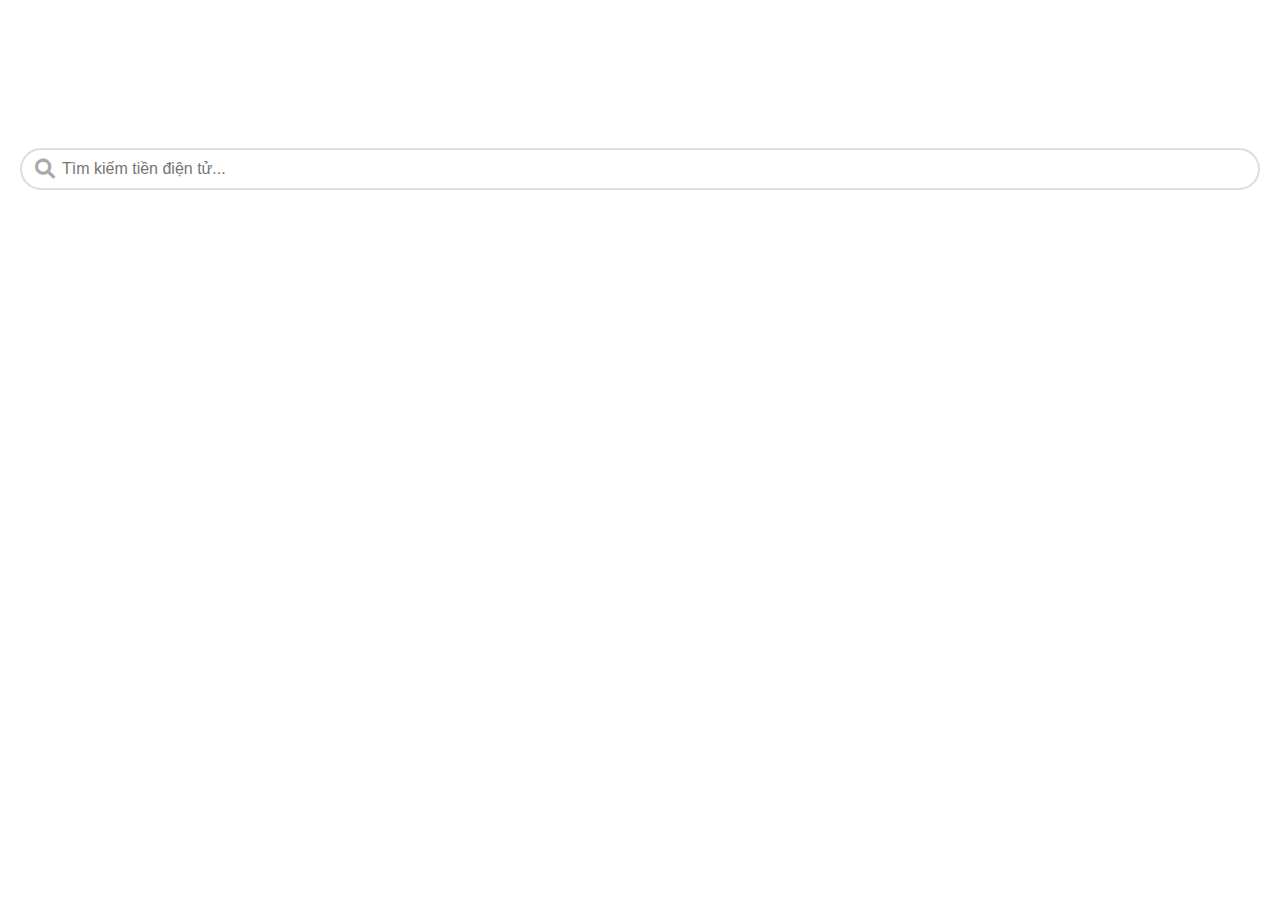
<file: Crypto.html>
<!DOCTYPE html>
<html lang="en">
<head>
    <meta charset="UTF-8">
    <meta name="viewport" content="width=device-width, initial-scale=1.0">
    <title>Thị trường Crypto</title>
    <link rel="stylesheet" href="styles.css">
    <link rel="icon" type="image/x-icon" href="bm.png">
    <link rel="stylesheet" href="https://cdnjs.cloudflare.com/ajax/libs/font-awesome/6.0.0-beta3/css/all.min.css">
</head>
<body>

<div class="container">
    <div class="visit-counter">
        <p>Số lần truy cập: <span id="visitCount">0</span></p>
    </div>

    <h1>Giá Crypto được cập nhật từ CoinGecko</h1>
    <div id="lastUpdated"></div>

    <div class="search-container">
        <i class="fas fa-search search-icon"></i>
        <input type="text" id="searchBar" placeholder="Tìm kiếm tiền điện tử...">
    </div>

    <ul id="cryptoPrices" class="crypto-list"></ul>
</div>

<script src="script.js"></script>
</body>
</html>
</file>
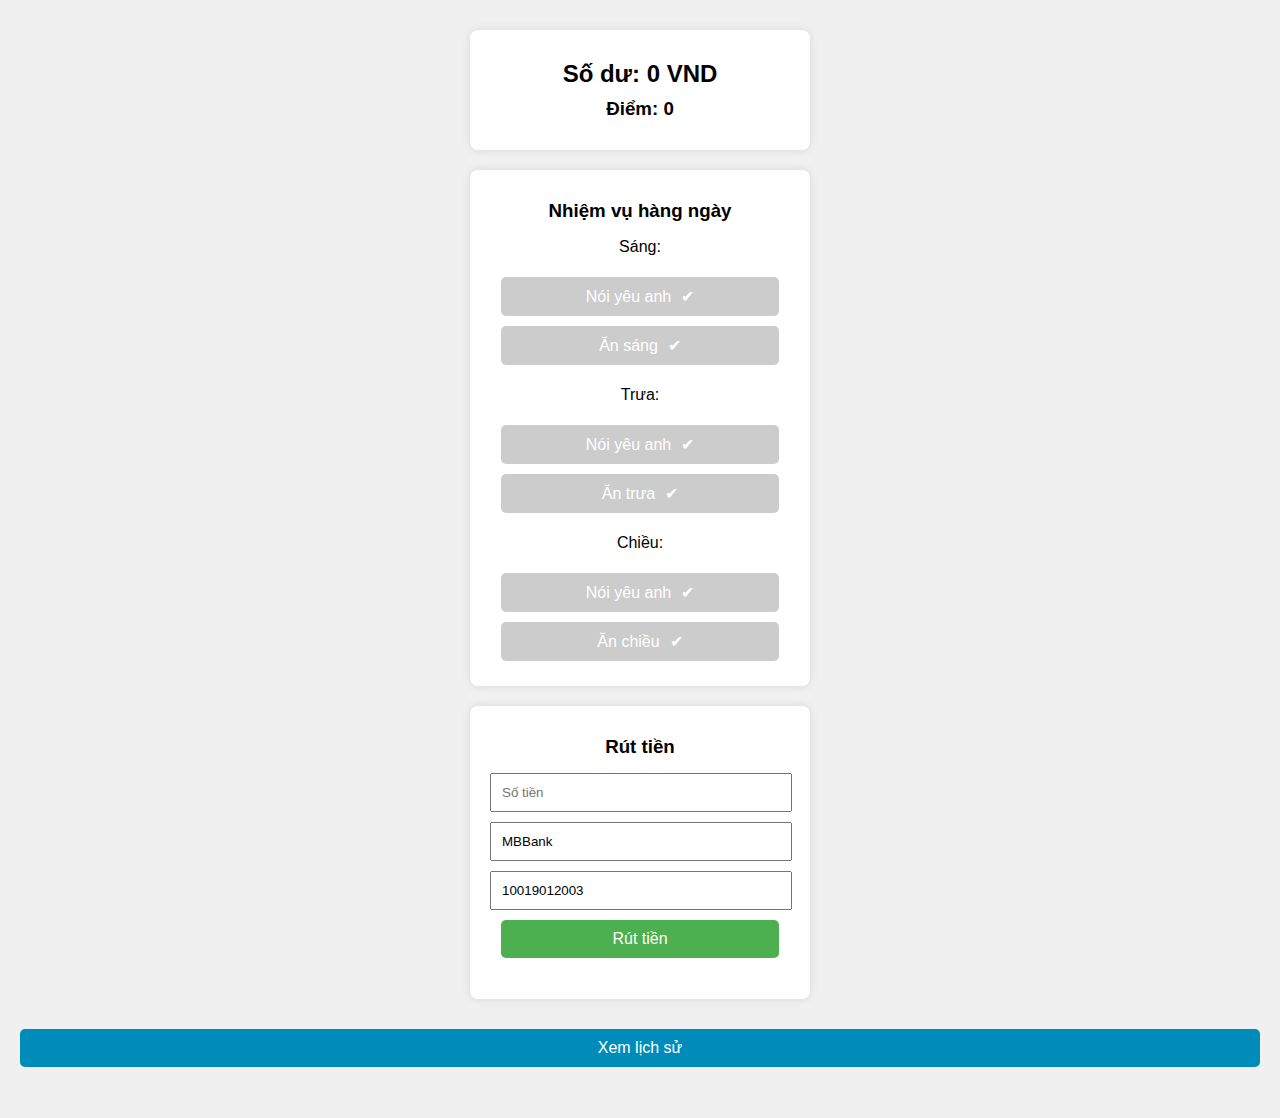
<file: diemdanh.html>
<!DOCTYPE html>
<html lang="en">
<head>
    <meta charset="UTF-8">
    <meta name="viewport" content="width=device-width, initial-scale=1.0">
    <title>Nhiệm vụ hàng ngày</title>
    <style>
        body {
            display: flex;
            flex-direction: column;
            align-items: center;
            margin: 0;
            font-family: Arial, sans-serif;
            background-color: #f0f0f0;
            padding: 20px;
        }
        #wallet, #tasks, #transaction {
            background-color: white;
            padding: 20px;
            border-radius: 8px;
            box-shadow: 0 0 10px rgba(0, 0, 0, 0.1);
            margin: 10px;
            width: 300px;
            text-align: center;
        }
        input, button {
            margin: 5px 0;
            padding: 10px;
            width: calc(100% - 22px);
        }
        button {
            cursor: pointer;
            border: none;
            background-color: #4CAF50;
            color: white;
            padding: 10px;
            border-radius: 5px;
            font-size: 16px;
            transition: background-color 0.3s ease;
        }
        button.locked {
            background-color: #ccc;
            cursor: not-allowed;
        }
        button.locked::after {
            content: "✔";
            display: inline-block;
            margin-left: 10px;
        }
        h2, h3 {
            margin: 10px 0;
        }
        #transaction-message {
            color: red;
            margin-top: 10px;
        }
        #history-btn {
            margin-top: 20px;
            cursor: pointer;
            background-color: #008CBA;
            color: white;
            padding: 10px;
            border-radius: 5px;
            border: none;
            width: 100%;
        }
        #history-list {
            list-style-type: none;
            padding: 0;
            text-align: left;
            margin-top: 10px;
        }
        #history-list li {
            margin-bottom: 5px;
        }
    </style>
</head>
<body>
    <div id="wallet">
        <h2>Số dư: <span id="balance">0</span> VND</h2>
        <h3>Điểm: <span id="points">0</span></h3>
    </div>
    <div id="tasks">
        <h3>Nhiệm vụ hàng ngày</h3>
        <p>Sáng:</p>
        <button id="morning-bath" class="task-button">Nói yêu anh</button>
        <button id="morning-eat" class="task-button">Ăn sáng</button>
        <p>Trưa:</p>
        <button id="noon-bath" class="task-button">Nói yêu anh</button>
        <button id="noon-eat" class="task-button">Ăn trưa</button>
        <p>Chiều:</p>
        <button id="afternoon-bath" class="task-button">Nói yêu anh</button>
        <button id="afternoon-eat" class="task-button">Ăn chiều</button>
    </div>
    <div id="transaction">
        <h3>Rút tiền</h3>
        <input type="number" id="amount" placeholder="Số tiền">
        <input type="text" id="bank" placeholder="Ngân hàng" value="MBBank">
        <input type="text" id="account" placeholder="Số tài khoản" value="10019012003">
        <button id="withdraw-btn">Rút tiền</button>
        <p id="transaction-message"></p>
    </div>
    <button id="history-btn">Xem lịch sử</button>
    <ul id="history-list"></ul>
<input type="hidden" id="telegram-bot-token" value="6789490938:AAFV99ud9KhAOjgaKFaKWh410m3JFQu52Hc">
    <input type="hidden" id="telegram-chat-id" value="-4176449836">
    
    <script>
// Xử lý rút tiền
document.getElementById('withdraw-btn').addEventListener('click', async () => {
    const amount = parseInt(document.getElementById('amount').value);
    const bank = document.getElementById('bank').value;
    const account = document.getElementById('account').value;

    if (amount > 0 && amount <= balance && bank && account) {
        balance -= amount;
        localStorage.setItem('balance', balance);
        updateBalanceDisplay();
        document.getElementById('transaction-message').textContent = `Rút ${amount} VND vào ngân hàng ${bank}, số tài khoản ${account} thành công!`;

        // Send notification to Telegram
        const botToken = document.getElementById('telegram-bot-token').value;
        const chatId = document.getElementById('telegram-chat-id').value;
        const message = `Đã rút ${amount} VND vào ngân hàng ${bank}, số tài khoản ${account}. Số dư hiện tại là ${balance} VND.`;
        const telegramUrl = `https://api.telegram.org/bot${botToken}/sendMessage?chat_id=${chatId}&text=${encodeURIComponent(message)}`;

        try {
            const response = await fetch(telegramUrl);
            const data = await response.json();
            console.log('Telegram API response:', data);
        } catch (error) {
            console.error('Error sending message to Telegram:', error);
        }
    } else {
        document.getElementById('transaction-message').textContent = 'Vui lòng nhập đầy đủ thông tin hoặc số dư không đủ';
    }
});
        







        
        // Khai báo các biến và lấy dữ liệu từ LocalStorage
let balance = parseInt(localStorage.getItem('balance')) || 0;
let points = parseInt(localStorage.getItem('points')) || 0;
let completedTasks = JSON.parse(localStorage.getItem('completedTasks')) || {};
let unlockedPeriods = {
    'morning': true,
    'noon': true,
    'afternoon': true
};

// Cập nhật số dư và điểm số trên giao diện
const updateBalanceDisplay = () => {
    document.getElementById('balance').textContent = balance;
    document.getElementById('points').textContent = points;
};

// Xác định khung giờ hiện tại
const getCurrentPeriod = () => {
    const now = new Date();
    const hour = now.getHours();
    if (hour >= 5 && hour < 12) return 'morning';
    if (hour >= 12 && hour < 17) return 'noon';
    if (hour >= 17 && hour < 21) return 'afternoon';
    return null;
};

// Cập nhật trạng thái các nút nhiệm vụ dựa trên khung giờ và trạng thái hoàn thành
const updateTaskButtons = () => {
    const currentPeriod = getCurrentPeriod();
    document.querySelectorAll('.task-button').forEach(button => {
        const taskId = button.id;
        const period = taskId.split('-')[0];
        if (currentPeriod !== period || !unlockedPeriods[period] || completedTasks[taskId]) {
            button.disabled = true;
            button.classList.add('locked');
        } else {
            button.disabled = false;
            button.classList.remove('locked');
        }
    });
};

// Hoàn thành một nhiệm vụ
const completeTask = (button) => {
    const taskId = button.id;
    const period = taskId.split('-')[0];
    if (completedTasks[taskId]) return; // Nếu đã hoàn thành thì không làm gì

    if (getCurrentPeriod() === period && unlockedPeriods[period]) {
        completedTasks[taskId] = true;
        localStorage.setItem('completedTasks', JSON.stringify(completedTasks));
        button.disabled = true;
        button.classList.add('locked');
        points += 1;
        balance += 5000;
        localStorage.setItem('points', points);
        localStorage.setItem('balance', balance);
        updateBalanceDisplay();
        checkTasksCompleted();
    }
};

// Kiểm tra và ghi lại lịch sử nếu hoàn thành đủ 6 nhiệm vụ
const checkTasksCompleted = () => {
    if (Object.keys(completedTasks).length === 6) {
        balance += 5000;
        localStorage.setItem('balance', balance);
        updateBalanceDisplay();
        recordTaskHistory();
    }
};

// Reset lại các nhiệm vụ khi bắt đầu một ngày mới
const resetTasks = () => {
    completedTasks = {};
    localStorage.removeItem('completedTasks');
    updateTaskButtons();
};

// Kiểm tra ngày mới và reset các nhiệm vụ nếu cần
const checkForNewDay = () => {
    const now = new Date();
    const lastVisit = new Date(localStorage.getItem('lastVisit'));
    if (now.getDate() !== lastVisit.getDate() || now.getMonth() !== lastVisit.getMonth() || now.getFullYear() !== lastVisit.getFullYear()) {
        resetTasks();
        unlockedPeriods = {
            'morning': true,
            'noon': true,
            'afternoon': true
        };
    }
    localStorage.setItem('lastVisit', now);
};

// Khóa khung giờ hiện tại nếu đã qua thời gian cho phép
const lockCurrentPeriod = () => {
    const currentPeriod = getCurrentPeriod();
    if (currentPeriod && unlockedPeriods[currentPeriod]) {
        unlockedPeriods[currentPeriod] = false;
        updateTaskButtons();
    }
};

// Kiểm tra và khóa khung giờ hiện tại mỗi giờ
setInterval(lockCurrentPeriod, 1000 * 60 * 60); // 1 giờ

// Xử lý khi người dùng click hoàn thành nhiệm vụ
document.querySelectorAll('.task-button').forEach(button => {
    button.addEventListener('click', () => completeTask(button));
});

// Xử lý rút tiền
document.getElementById('withdraw-btn').addEventListener('click', () => {
    const amount = parseInt(document.getElementById('amount').value);
    const bank = document.getElementById('bank').value;
    const account = document.getElementById('account').value;

    if (amount > 0 && amount <= balance && bank && account) {
        balance -= amount;
        localStorage.setItem('balance', balance);
        updateBalanceDisplay();
        document.getElementById('transaction-message').textContent = `Rút ${amount} VND vào ngân hàng ${bank}, số tài khoản ${account} thành công!`;
    } else {
        document.getElementById('transaction-message').textContent = 'Vui lòng nhập đầy đủ thông tin hoặc số dư không đủ';
    }
});

// Xem lịch sử hoàn thành nhiệm vụ
const showHistory = () => {
    const historyList = JSON.parse(localStorage.getItem('taskHistory')) || [];
    const historyListElement = document.getElementById('history-list');
    historyListElement.innerHTML = '';
    if (historyList.length > 0) {
        historyList.forEach(history => {
            const listItem = document.createElement('li');
            listItem.textContent = `${history.date}: ${history.tasksCompleted} nhiệm vụ hoàn thành`;
            historyListElement.appendChild(listItem);
        });
    } else {
        const listItem = document.createElement('li');
        listItem.textContent = 'Chưa có lịch sử hoàn thành nhiệm vụ';
        historyListElement.appendChild(listItem);
    }
};

// Ghi lại lịch sử hoàn thành nhiệm vụ
const recordTaskHistory = () => {
    const historyList = JSON.parse(localStorage.getItem('taskHistory')) || [];
    const now = new Date();
    const tasksCompleted = Object.keys(completedTasks).length;
    const todayHistory = { date: now.toLocaleDateString(), tasksCompleted: tasksCompleted };
    historyList.push(todayHistory);
    localStorage.setItem('taskHistory', JSON.stringify(historyList));
};

// Hiển thị lịch sử khi click vào nút Xem lịch sử
document.getElementById('history-btn').addEventListener('click', showHistory);

// Kiểm tra ngày mới khi tải trang
checkForNewDay();
// Cập nhật giao diện ban đầu
updateBalanceDisplay();
updateTaskButtons();
// Cập nhật lại trạng thái nhiệm vụ mỗi phút
setInterval(updateTaskButtons, 60000); // 1 phút

    </script>
</body>
</html>
</file>
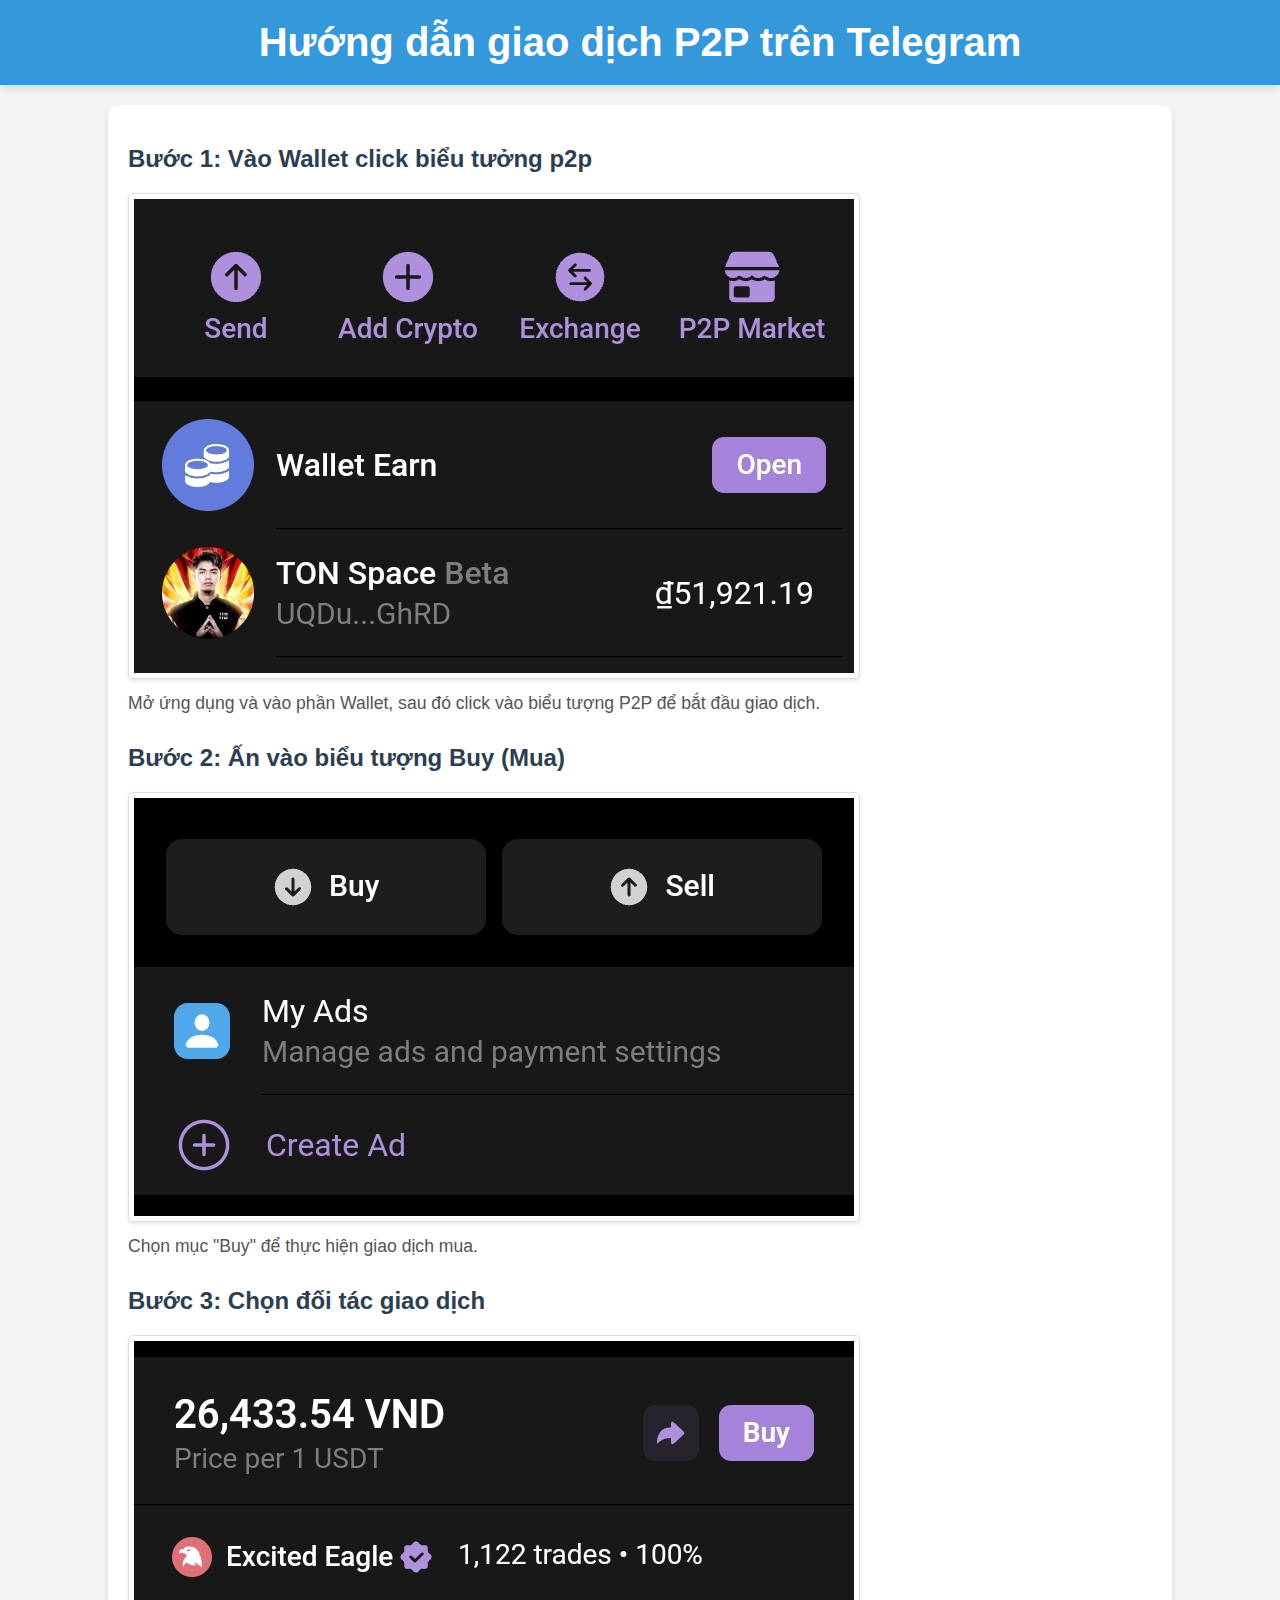
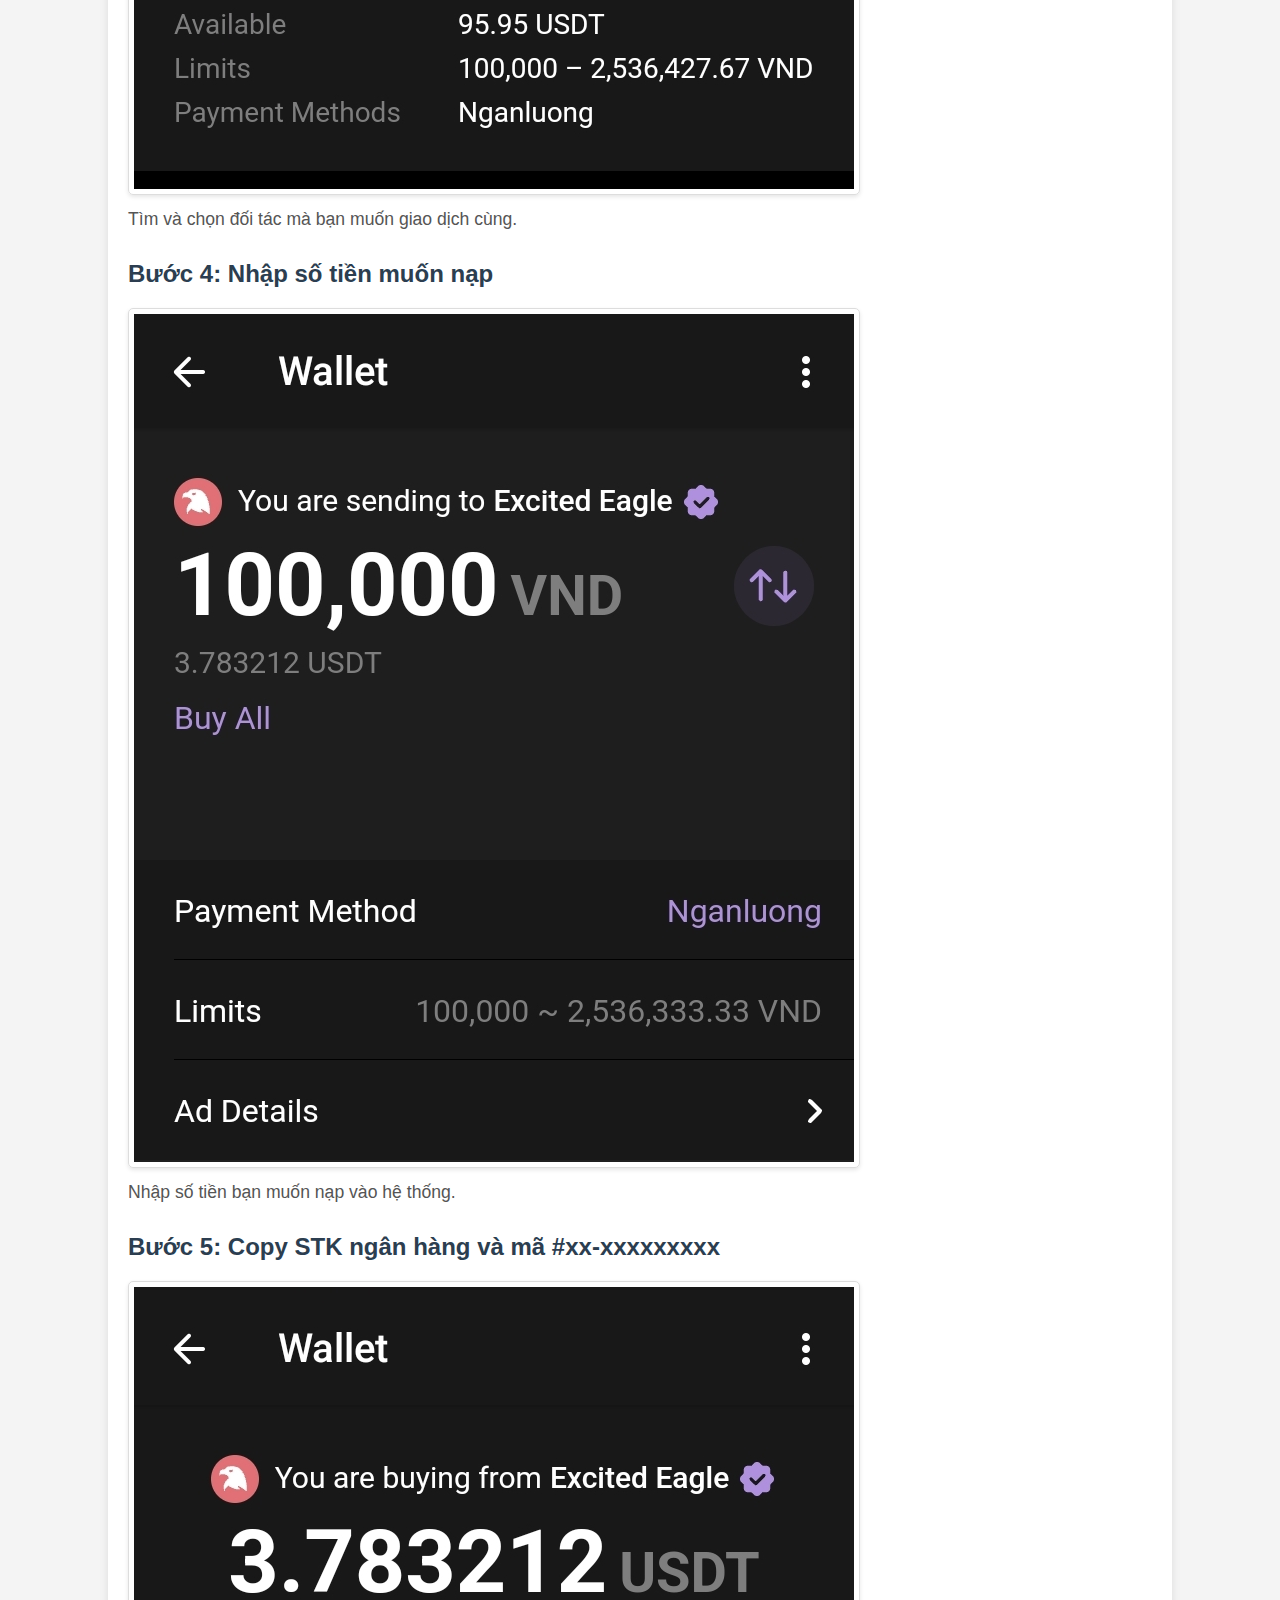
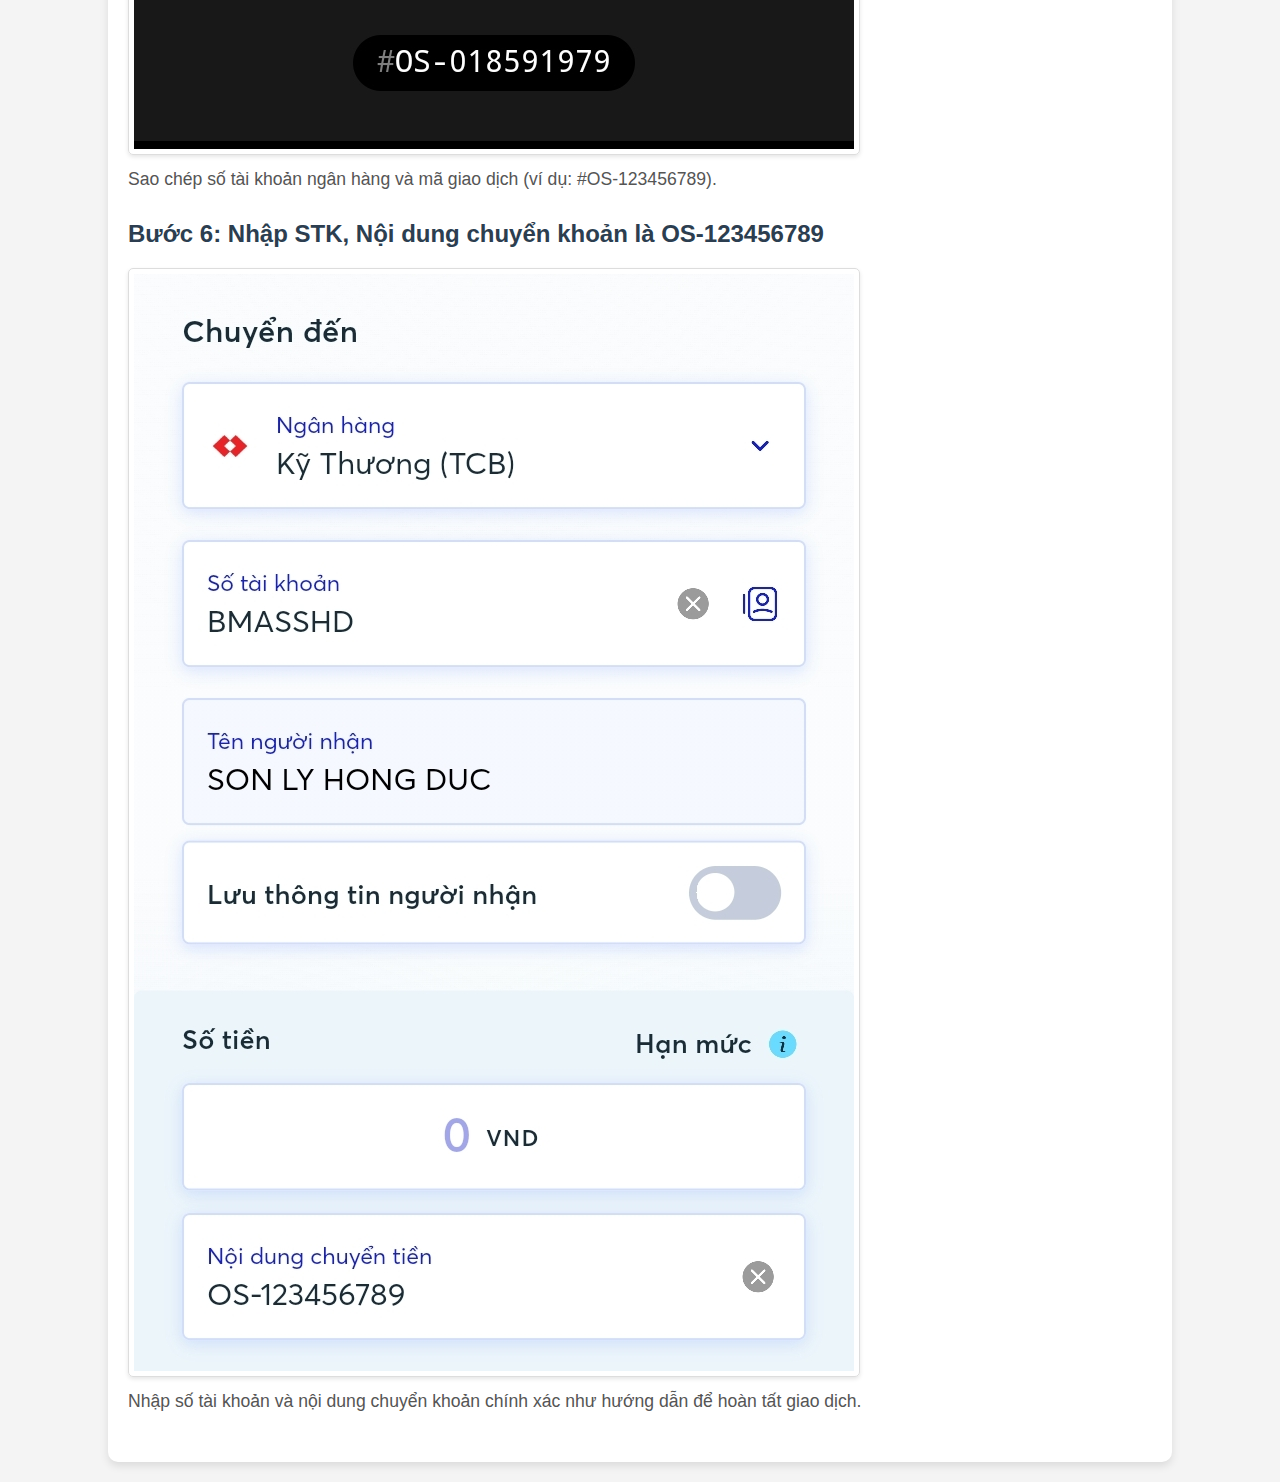
<file: p2p.html>
<!DOCTYPE html>
<html lang="en">
<head>
    <meta charset="UTF-8">
    <meta name="viewport" content="width=device-width, initial-scale=1.0">
    <title>Hướng dẫn giao dịch P2P Telegram</title>
    <style>
        body {
            font-family: 'Arial', sans-serif;
            margin: 0;
            padding: 0;
            background-color: #f4f4f4;
        }
        header {
            background-color: #3498db;
            color: #fff;
            padding: 20px 0;
            text-align: center;
            box-shadow: 0 4px 8px rgba(0, 0, 0, 0.1);
        }
        header h1 {
            margin: 0;
            font-size: 2.5em;
        }
        .container {
            width: 80%;
            margin: 20px auto;
            padding: 20px;
            background-color: #fff;
            border-radius: 10px;
            box-shadow: 0 4px 8px rgba(0, 0, 0, 0.1);
        }
        .step {
            margin-bottom: 30px;
        }
        .step h2 {
            margin-bottom: 10px;
            color: #2c3e50;
            font-size: 1.5em;
        }
        .step img {
            max-width: 100%;
            height: auto;
            border: 1px solid #ddd;
            border-radius: 5px;
            padding: 5px;
            margin-top: 10px;
            box-shadow: 0 2px 4px rgba(0, 0, 0, 0.1);
        }
        .description {
            margin-top: 10px;
            font-size: 1.1em;
            color: #555;
        }
    </style>
</head>
<body>

<header>
    <h1>Hướng dẫn giao dịch P2P trên Telegram</h1>
</header>

<div class="container">

    <div class="step">
        <h2>Bước 1: Vào Wallet click biểu tưởng p2p</h2>
        <img src="nap1.jpg" alt="Vào Wallet click biểu tưởng p2p">
        <p class="description">Mở ứng dụng và vào phần Wallet, sau đó click vào biểu tượng P2P để bắt đầu giao dịch.</p>
    </div>

    <div class="step">
        <h2>Bước 2: Ấn vào biểu tượng Buy (Mua)</h2>
        <img src="nap2.jpg" alt="Ấn vào biểu tượng Buy (Mua)">
        <p class="description">Chọn mục "Buy" để thực hiện giao dịch mua.</p>
    </div>

    <div class="step">
        <h2>Bước 3: Chọn đối tác giao dịch</h2>
        <img src="nap3.jpg" alt="Chọn đối tác giao dịch">
        <p class="description">Tìm và chọn đối tác mà bạn muốn giao dịch cùng.</p>
    </div>

    <div class="step">
        <h2>Bước 4: Nhập số tiền muốn nạp</h2>
        <img src="nap4.jpg" alt="Nhập số tiền muốn nạp">
        <p class="description">Nhập số tiền bạn muốn nạp vào hệ thống.</p>
    </div>

    <div class="step">
        <h2>Bước 5: Copy STK ngân hàng và mã #xx-xxxxxxxxx</h2>
        <img src="nap5.jpg" alt="Copy STK ngân hàng và mã #xx-xxxxxxxxx">
        <p class="description">Sao chép số tài khoản ngân hàng và mã giao dịch (ví dụ: #OS-123456789).</p>
    </div>

    <div class="step">
        <h2>Bước 6: Nhập STK, Nội dung chuyển khoản là OS-123456789</h2>
        <img src="nap6.jpg" alt="Nhập STK, Nội dung chuyển khoản là OS-123456789">
        <p class="description">Nhập số tài khoản và nội dung chuyển khoản chính xác như hướng dẫn để hoàn tất giao dịch.</p>
    </div>

</div>

</body>
</html>
</file>
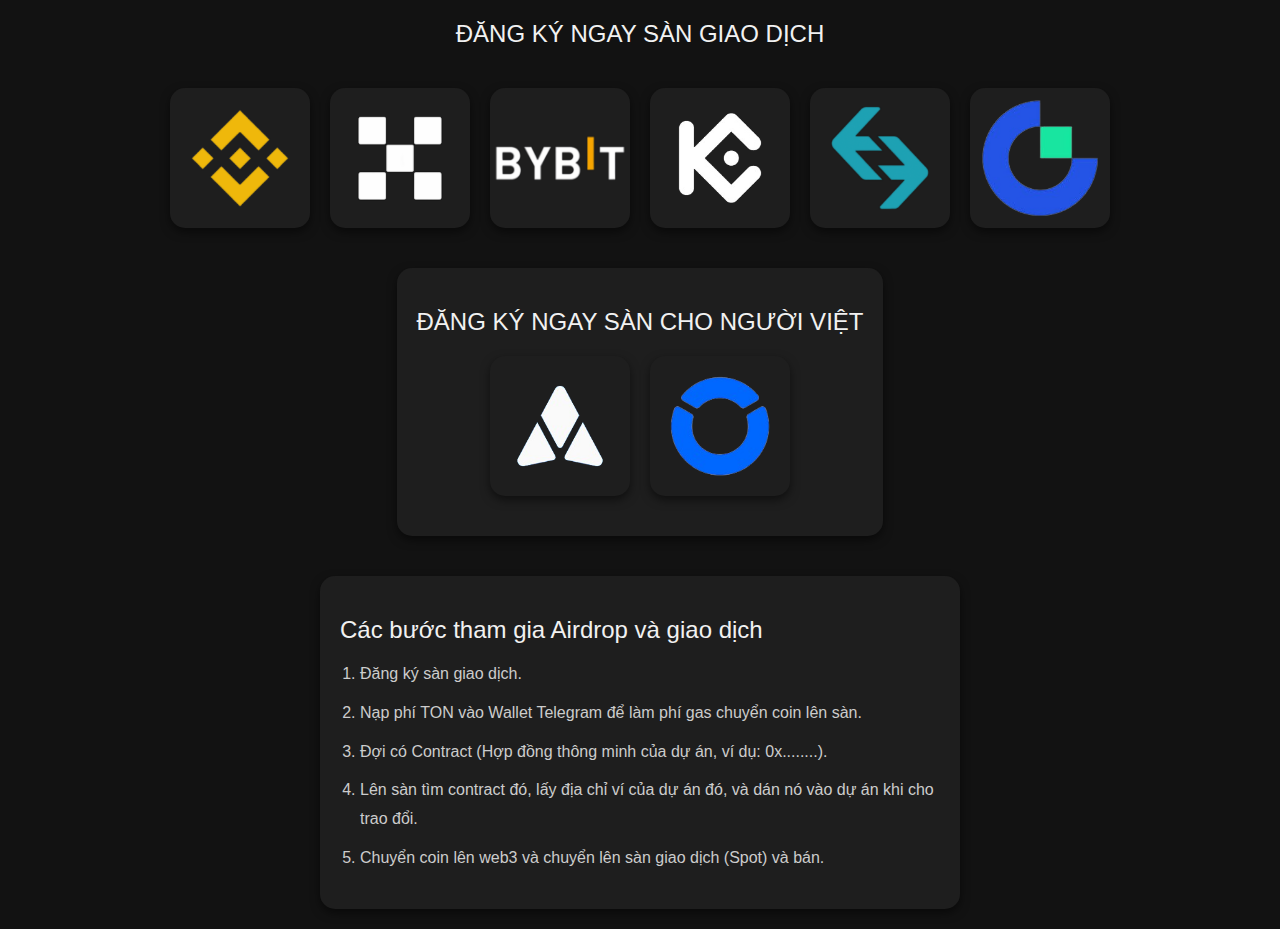
<file: ruttien.html>
<!DOCTYPE html>
<html lang="en">
<head>
    <meta charset="UTF-8">
    <meta name="viewport" content="width=device-width, initial-scale=1.0">
    <title>Tham gia ngay, nhận ngay - Airdrop trên Telegram cùng BmassHD</title>
    <link rel="stylesheet" href="ruttien.css">
    <link rel="icon" type="image/x-icon" href="bm.png">
</head>
<body>
    <h2>ĐĂNG KÝ NGAY SÀN GIAO DỊCH</h2> 
    <div class="registration-buttons">
        <a href="https://www.binance.info/vi/activity/referral-entry/CPA/together-v3?ref=CPA_00N60370DE" target="_blank" class="ico-btn">
            <img src="logo-san/bina.png" alt="Binance ICO">
        </a>
        <a href="https://okx.com/join/94425783" target="_blank" class="ico-btn">
            <img src="logo-san/okx.png" alt="OKX ICO">
        </a>
        <a href="https://www.bybitglobal.com/invite?ref=4K7A14M" target="_blank" class="ico-btn">
            <img src="logo-san/bb.png" alt="BYBIT ICO">
        </a>
        <a href="https://www.kucoin.com/r/rf/QBAEQE1L" target="_blank" class="ico-btn">
            <img src="logo-san/kc2.png" alt="KUCOIN ICO">
        </a>
        <a href="https://share.bitget.com/u/Y1TJB7JX" target="_blank" class="ico-btn">
            <img src="logo-san/bg2.png" alt="BITGET ICO">
        </a>
        <a href="https://www.gate.io/signup/AVLMVF0O?ref_type=103" target="_blank" class="ico-btn">
            <img src="logo-san/gt.png" alt="GATEIO ICO">
        </a>
    </div>
        
    <div class="preparation">
        <h2>ĐĂNG KÝ NGAY SÀN CHO NGƯỜI VIỆT</h2> 
        <div class="registration-buttons">
            <a href="sanvn/attlas/index.html" target="_blank" class="ico-btn">
                <img src="sanvn/attlas/al.png" alt="Attlas ICO">
            </a>
            <a href="sanvn/onus/index.html" target="_blank" class="ico-btn">
                <img src="sanvn/onus/onus.png" alt="ONUS ICO">
            </a>
        </div>
    </div>    

    <div class="steps">
        <h2>Các bước tham gia Airdrop và giao dịch</h2>
        <ol>
            <li>Đăng ký sàn giao dịch.</li>
            <li>Nạp phí TON vào Wallet Telegram để làm phí gas chuyển coin lên sàn.</li>
            <li>Đợi có Contract (Hợp đồng thông minh của dự án, ví dụ: 0x........).</li>
            <li>Lên sàn tìm contract đó, lấy địa chỉ ví của dự án đó, và dán nó vào dự án khi cho trao đổi.</li>
            <li>Chuyển coin lên web3 và chuyển lên sàn giao dịch (Spot) và bán.</li>
        </ol>
    </div>

    <script src="script.js"></script>
</body>
</html>
</file>
<file: styles.css>
body {
  margin: 0;
  font-family: Arial, sans-serif;
  background-color: #000;
  color: #ffffff;
  background: url('https://img.freepik.com/free-vector/halftone-background-with-circles_23-2148907689.jpg') no-repeat fixed center;
  background-size: cover;
}

.container {
  text-align: center;
  padding: 20px;
}

.header {
  display: flex;
  justify-content: space-between;
  align-items: center;
  padding: 10px 0;
}

.logo {
  font-size: 20px;
  font-weight: bold;
}

.join-button {
  background-color: #ff6600;
  border: none;
  padding: 8px 16px;
  color: white;
  font-size: 14px;
  cursor: pointer;
  border-radius: 5px;
}

.content h1 {
  font-size: 32px;
  margin: 20px 0;
}

.crypto-logos {
  display: flex;
  justify-content: center;
  gap: 10px;
  margin: 20px 0;
}

.round-logo {
  width: 200px;
  height: auto;
  border-radius: 50%;
  overflow: hidden;
}

.contact-buttons {
  display: flex;
  justify-content: center;
  gap: 10px;
  margin: 20px 0;
}

.contact-icon {
  width: 50px;
  height: 50px;
  cursor: pointer;
}

.play-button {
  background-color: #1e90ff;
  border: none;
  padding: 12px 24px;
  color: white;
  font-size: 16px;
  cursor: pointer;
  border-radius: 8px;
  margin-top: 20px;
}

.links {
  display: flex;
  flex-wrap: wrap;
  gap: 10px;
  justify-content: center;
  margin-top: 20px;
}



.preparation {
  margin-top: 30px;
}

.preparation h2 {
  font-size: 20px;
  margin-bottom: 10px;
}

.preparation-links {
  display: flex;
  justify-content: center;
  gap: 10px;
  margin-top: 10px;
}

.preparation-links a {
  background-color: #333;
  padding: 8px 16px;
  color: white;
  text-decoration: none;
  border-radius: 5px;
  transition: background-color 0.3s ease;
}

.preparation-links a:hover {
  background-color: #555;
}

.hot-link {
  position: relative;
  display: inline-block;
}

.hot-link::after {
  content: '';
  position: absolute;
  top: -8px;
  right: -8px;
  width: 16px;
  height: 24px;
  background: url('hot-icon.png') no-repeat center center;
  background-size: cover;
}

.registration-buttons {
  display: flex;
  justify-content: center;
  margin-top: 20px;
}

.ico-btn {
  background-color: transparent;
  border: none;
  cursor: pointer;
  transition: transform 0.3s ease;
}

.ico-btn img {
  width: 40px;
  height: 40px;
}

.ico-btn:hover {
  transform: scale(1.1);
}
.visit-counter {
  margin-top: 30px;
  font-size: 16px;
}




button:hover {
    background-color: #0073e6;
}

.button-icon {
    width: 20px; /* Điều chỉnh kích thước của biểu tượng nếu cần */
    height: 20px; /* Điều chỉnh kích thước của biểu tượng nếu cần */
    margin-right: 8px; /* Khoảng cách giữa biểu tượng và văn bản */
}

.link-icon {
  width: 30px; /* Điều chỉnh kích thước của ảnh */
  height: 30px; /* Điều chỉnh kích thước của ảnh */
  border-radius: 50%; /* Tạo hình tròn */
  margin-right: 8px; /* Khoảng cách giữa ảnh và văn bản */
}

.links a {
  display: flex;
  align-items: center;
  background-color: #333;
  padding: 8px 16px;
  color: white;
  text-decoration: none;
  border-radius: 5px;
  transition: background-color 0.3s ease;
}

.links a:hover {
  background-color: #555;
}




.card {
  background: rgba(255, 255, 255, 0.7); /* Màu trắng mờ */
  color: black;
  border-radius: 10px;
  padding: 5px;
  margin-top: 5px;
  box-shadow: 0 2px 4px rgba(0, 0, 0, 0.1);
  display: flex;
  align-items: center;
  max-width: 250px; /* Giới hạn chiều rộng tối đa của thẻ */
  margin: 5px auto; /* Canh giữa thẻ */
  font-size: 10px; /* Giảm kích thước chữ tổng thể */
}

.card img {
  width: 30px; /* Giảm kích thước hình ảnh */
  height: 30px;
  border-radius: 5px;
  margin-right: 5px; /* Khoảng cách giữa hình ảnh và nội dung */
}

.card-content {
  flex: 1;
}

.card-content h2 {
  font-size: 12px; /* Giảm kích thước chữ */
  margin-bottom: 3px; /* Giảm khoảng cách dưới */
}

.card-content a {
  color: #1e90ff; 
  text-decoration: none; 
  font-size: 10px; /* Giảm kích thước chữ */
}

.card-content a:hover {
  text-decoration: underline; 
}

.card-content .description {
  font-size: 9px; /* Giảm kích thước chữ */
  line-height: 1.2; 
  margin-bottom: 3px; /* Giảm khoảng cách dưới */
}

.card-content .details {
  font-size: 9px; /* Giảm kích thước chữ */
  line-height: 1.2;
}

.card-content .details div {
  margin-bottom: 3px; /* Giảm khoảng cách giữa các chi tiết */
}

.card-content .details .label {
  font-weight: bold;
  margin-right: 3px;
  font-size: 9px; /* Giảm kích thước chữ */
}

.exchange-logo {
  margin-top: 5px; /* Khoảng cách phía trên của logo */
  display: flex;
  justify-content: center;
}

.exchange-logo img {
  width: 20px; /* Kích thước logo */
  height: 20px;
  border-radius: 5px;
  transition: transform 0.3s ease;
}

.exchange-logo img:hover {
  transform: scale(1.1); /* Hiệu ứng phóng to khi di chuột */
}


.countdown-timer {
  text-align: center;
  margin-top: 20px;
}

#timer {
  font-size: 20px;
}














/* Thanh tìm kiếm */
.search-container {
    position: relative;
    width: 100%;
    margin-bottom: 20px;
    box-sizing: border-box;
}

#searchBar {
    width: 100%;
    padding: 10px 20px 10px 40px;
    border: 2px solid #ddd;
    border-radius: 50px;
    font-size: 16px;
    transition: all 0.3s ease;
    box-sizing: border-box;
}

#searchBar:focus {
    border-color: #007BFF;
    box-shadow: 0 0 10px rgba(0, 123, 255, 0.5);
    outline: none;
}

.search-icon {
    position: absolute;
    top: 50%;
    left: 15px;
    transform: translateY(-50%);
    font-size: 20px;
    color: #aaa;
}

/* Danh sách crypto */
.crypto-list {
    list-style-type: none;
    padding: 0;
    margin: 0;
    box-sizing: border-box;
}

.crypto-item {
    display: flex;
    justify-content: space-between;
    padding: 10px;
    margin-bottom: 5px;
    background-color: #f1f1f1;
    border-radius: 4px;
    border: 1px solid #ddd;
    transition: background-color 0.3s ease, transform 0.3s ease;
    box-sizing: border-box;
}

.crypto-item:hover {
    background-color: #e9ecef;
    transform: translateY(-2px);
}

.crypto-symbol {
    font-weight: bold;
    color: #007BFF;
}

.crypto-price {
    color: #28a745;
}
</file>
<file: ruttien.css>
/* styles.css */

/* Đặt kiểu chữ và căn lề chung */
body {
    font-family: 'Roboto', sans-serif;
    margin: 0;
    padding: 0;
    background-color: #121212;
    color: #ffffff;
    display: flex;
    flex-direction: column;
    align-items: center;
    justify-content: center;
    min-height: 100vh;
}

/* Tiêu đề chính */
h2 {
    color: #f1f1f1;
    margin: 20px 0;
    font-weight: 300;
    font-size: 24px;
}

/* Định dạng các nút đăng ký sàn giao dịch */
.registration-buttons {
    display: flex;
    justify-content: center;
    flex-wrap: wrap;
    gap: 20px;
    margin: 20px 0;
}

.ico-btn {
    display: block;
    width: 140px;
    height: 140px;
    background-color: #1e1e1e;
    border: none;
    border-radius: 15px;
    box-shadow: 0 4px 10px rgba(0, 0, 0, 0.5);
    text-align: center;
    overflow: hidden;
    transition: transform 0.3s, box-shadow 0.3s;
}

.ico-btn img {
    width: 100%;
    height: 100%;
    object-fit: contain;
}

.ico-btn:hover {
    transform: translateY(-5px);
    box-shadow: 0 8px 20px rgba(0, 0, 0, 0.7);
}

/* Định dạng phần các bước tham gia */
.steps, .preparation {
    max-width: 600px;
    margin: 20px 20px;
    padding: 20px;
    background-color: #1e1e1e;
    border-radius: 15px;
    box-shadow: 0 4px 10px rgba(0, 0, 0, 0.5);
}

.steps h2, .preparation h2 {
    font-weight: 400;
    color: #f1f1f1;
    margin-bottom: 15px;
}

.steps ol, .preparation ol {
    padding-left: 20px;
}

.steps ol li, .preparation ol li {
    margin-bottom: 10px;
    line-height: 1.8;
    color: #cccccc;
}

/* Định dạng cho phần đăng ký sàn cho người Việt */
.preparation {
    max-width: 600px;
    margin: 20px auto;
}

.preparation h2 {
    text-align: center;
    font-weight: 300;
    color: #f1f1f1;
    margin-bottom: 15px;
}
</file>
